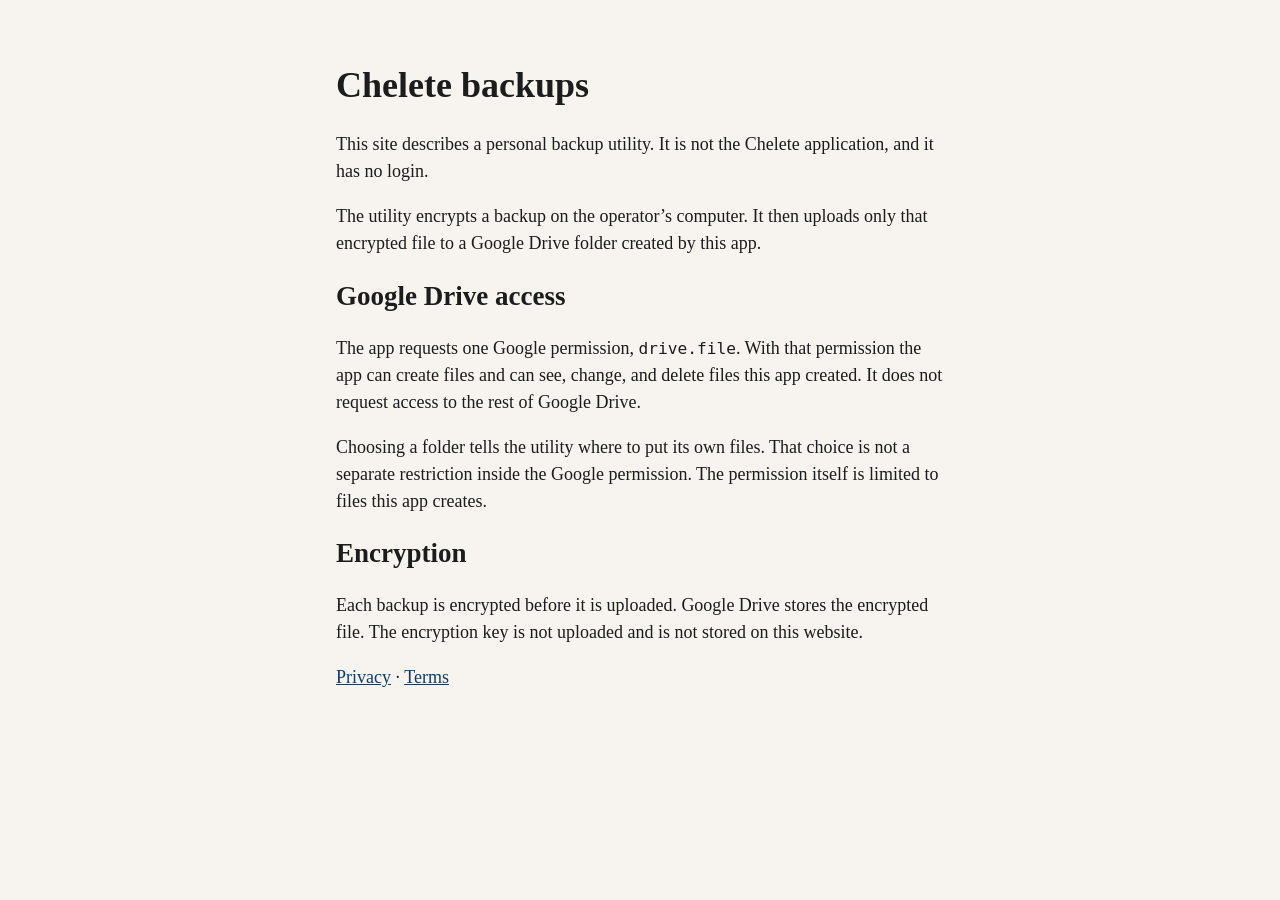
<file: index.html>
<!DOCTYPE html>
<html lang="en">
<head>
  <meta charset="utf-8">
  <meta name="viewport" content="width=device-width, initial-scale=1">
  <title>Chelete backups</title>
  <link rel="stylesheet" href="style.css">
</head>
<body>
  <main>
    <h1>Chelete backups</h1>
    <p>This site describes a personal backup utility. It is not the Chelete application, and it has no login.</p>
    <p>The utility encrypts a backup on the operator’s computer. It then uploads only that encrypted file to a Google Drive folder created by this app.</p>
    <h2>Google Drive access</h2>
    <p>The app requests one Google permission, <code>drive.file</code>. With that permission the app can create files and can see, change, and delete files this app created. It does not request access to the rest of Google Drive.</p>
    <p>Choosing a folder tells the utility where to put its own files. That choice is not a separate restriction inside the Google permission. The permission itself is limited to files this app creates.</p>
    <h2>Encryption</h2>
    <p>Each backup is encrypted before it is uploaded. Google Drive stores the encrypted file. The encryption key is not uploaded and is not stored on this website.</p>
    <p><a href="privacy/">Privacy</a> · <a href="terms/">Terms</a></p>
  </main>
</body>
</html>
</file>
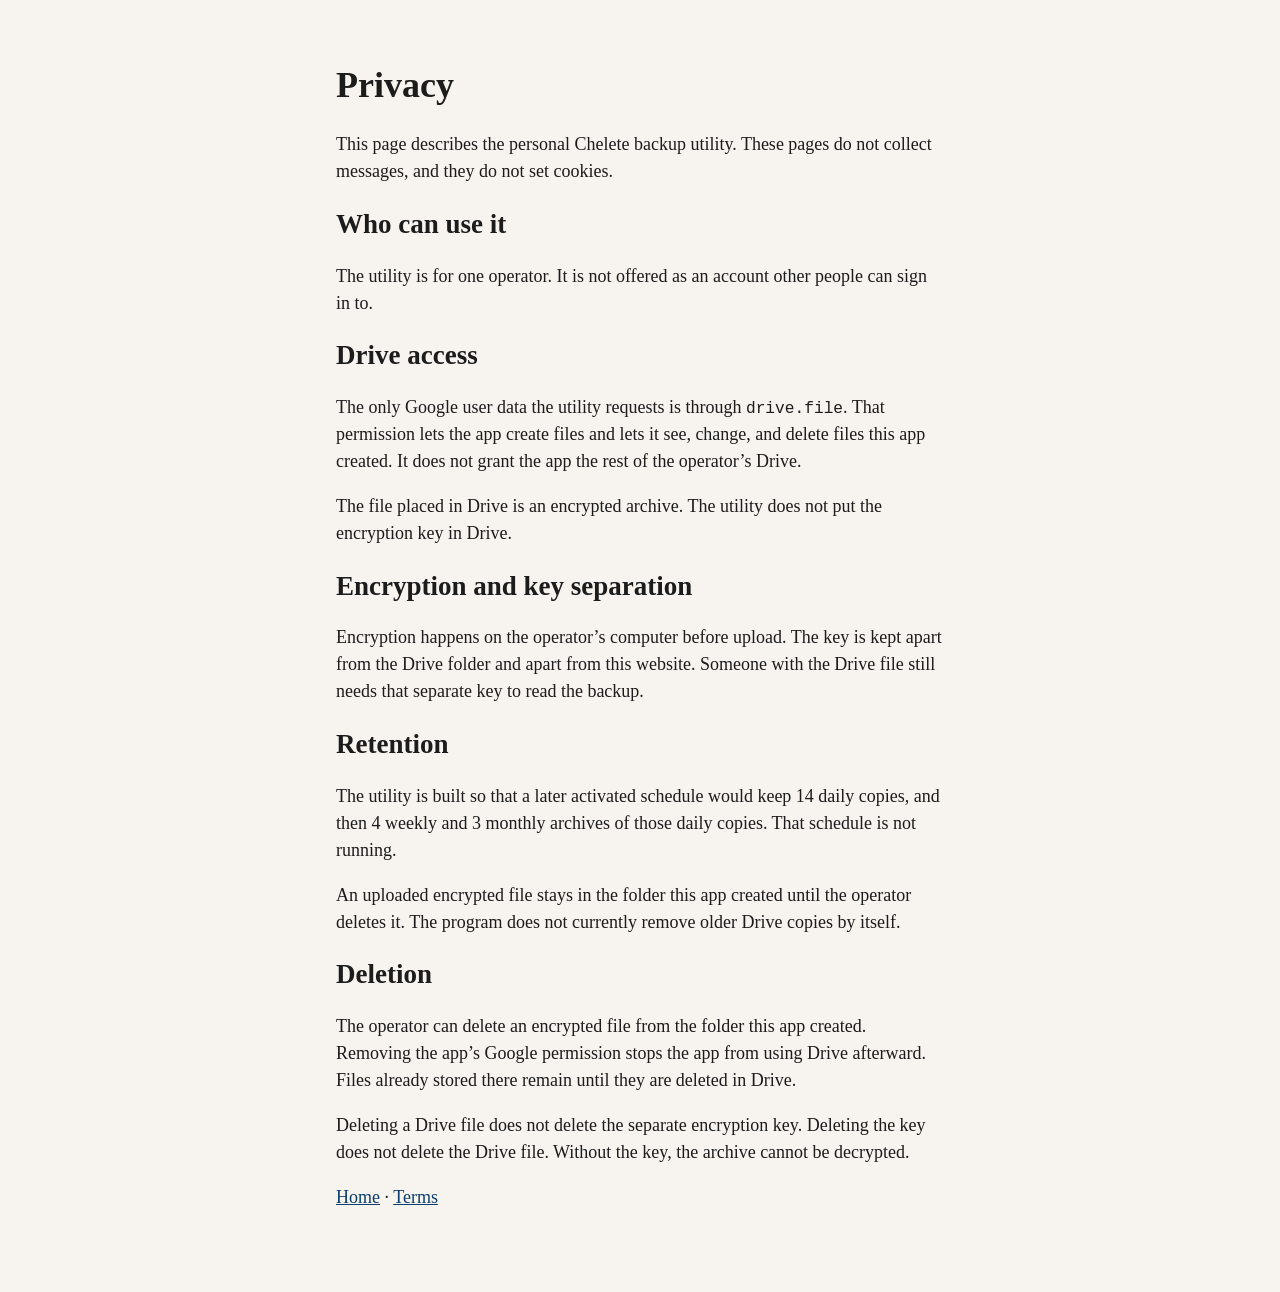
<file: privacy/index.html>
<!DOCTYPE html>
<html lang="en">
<head>
  <meta charset="utf-8">
  <meta name="viewport" content="width=device-width, initial-scale=1">
  <title>Privacy — Chelete backups</title>
  <link rel="stylesheet" href="../style.css">
</head>
<body>
  <main>
    <h1>Privacy</h1>
    <p>This page describes the personal Chelete backup utility. These pages do not collect messages, and they do not set cookies.</p>
    <h2>Who can use it</h2>
    <p>The utility is for one operator. It is not offered as an account other people can sign in to.</p>
    <h2>Drive access</h2>
    <p>The only Google user data the utility requests is through <code>drive.file</code>. That permission lets the app create files and lets it see, change, and delete files this app created. It does not grant the app the rest of the operator’s Drive.</p>
    <p>The file placed in Drive is an encrypted archive. The utility does not put the encryption key in Drive.</p>
    <h2>Encryption and key separation</h2>
    <p>Encryption happens on the operator’s computer before upload. The key is kept apart from the Drive folder and apart from this website. Someone with the Drive file still needs that separate key to read the backup.</p>
    <h2>Retention</h2>
    <p>The utility is built so that a later activated schedule would keep 14 daily copies, and then 4 weekly and 3 monthly archives of those daily copies. That schedule is not running.</p>
    <p>An uploaded encrypted file stays in the folder this app created until the operator deletes it. The program does not currently remove older Drive copies by itself.</p>
    <h2>Deletion</h2>
    <p>The operator can delete an encrypted file from the folder this app created. Removing the app’s Google permission stops the app from using Drive afterward. Files already stored there remain until they are deleted in Drive.</p>
    <p>Deleting a Drive file does not delete the separate encryption key. Deleting the key does not delete the Drive file. Without the key, the archive cannot be decrypted.</p>
    <p><a href="../">Home</a> · <a href="../terms/">Terms</a></p>
  </main>
</body>
</html>
</file>
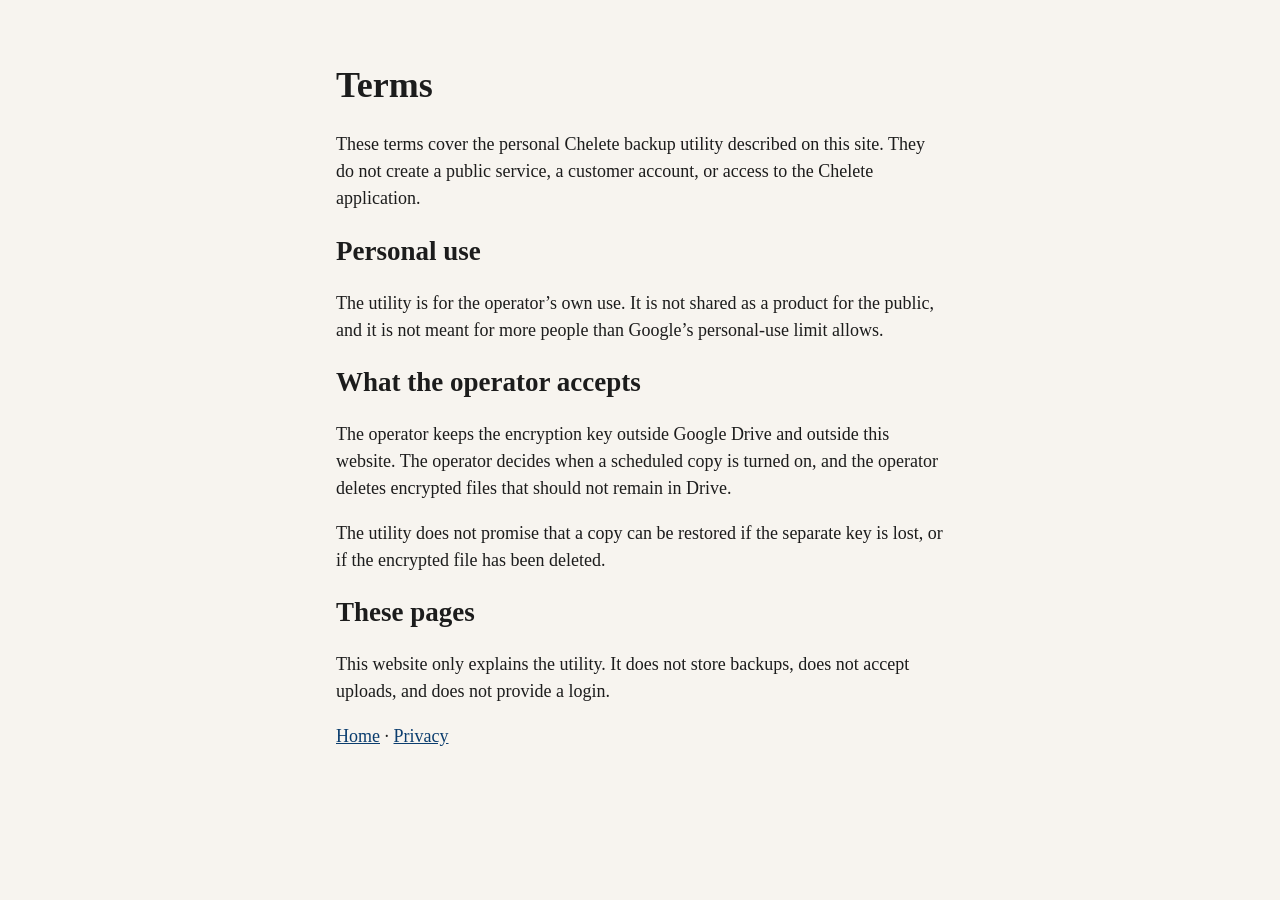
<file: terms/index.html>
<!DOCTYPE html>
<html lang="en">
<head>
  <meta charset="utf-8">
  <meta name="viewport" content="width=device-width, initial-scale=1">
  <title>Terms — Chelete backups</title>
  <link rel="stylesheet" href="../style.css">
</head>
<body>
  <main>
    <h1>Terms</h1>
    <p>These terms cover the personal Chelete backup utility described on this site. They do not create a public service, a customer account, or access to the Chelete application.</p>
    <h2>Personal use</h2>
    <p>The utility is for the operator’s own use. It is not shared as a product for the public, and it is not meant for more people than Google’s personal-use limit allows.</p>
    <h2>What the operator accepts</h2>
    <p>The operator keeps the encryption key outside Google Drive and outside this website. The operator decides when a scheduled copy is turned on, and the operator deletes encrypted files that should not remain in Drive.</p>
    <p>The utility does not promise that a copy can be restored if the separate key is lost, or if the encrypted file has been deleted.</p>
    <h2>These pages</h2>
    <p>This website only explains the utility. It does not store backups, does not accept uploads, and does not provide a login.</p>
    <p><a href="../">Home</a> · <a href="../privacy/">Privacy</a></p>
  </main>
</body>
</html>
</file>
<file: style.css>
body {
  margin: 0;
  font: 18px/1.5 Georgia, serif;
  color: #1c1c1c;
  background: #f7f4ef;
}
main {
  max-width: 38rem;
  margin: 0 auto;
  padding: 2.5rem 1.25rem 4rem;
}
h1, h2 {
  line-height: 1.2;
  font-weight: 600;
}
a {
  color: #0b3d6e;
}
code {
  font-family: ui-monospace, monospace;
  font-size: 0.9em;
}
</file>
